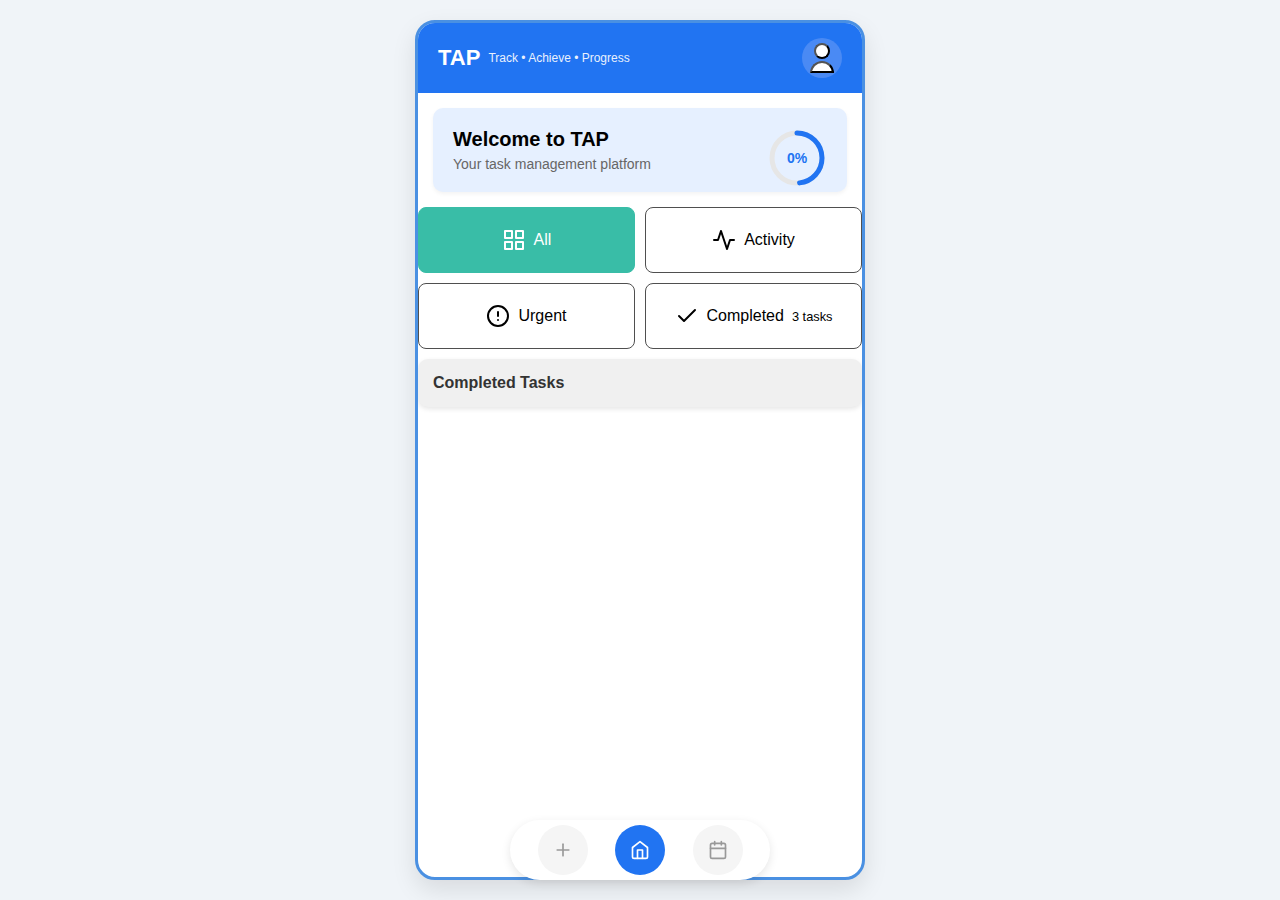
<file: index.html>
<!DOCTYPE html>
<html lang="en">
<head>
    <meta charset="UTF-8">
    <meta name="viewport" content="width=device-width, initial-scale=1.0">
    <title>TAP - Task Management</title>
    <link rel="stylesheet" href="style.css">
</head>
<body>
    <div class="container">
        <!-- Header -->
        <div class="header">
            <div class="logo">
                <div class="logo-text">TAP</div>
                <div class="logo-subtext">Track • Achieve • Progress</div>
            </div>
            <div class="profile-btn">
                <div class="profile-icon">
                    <button class="profile-head" onclick="window.location.href='profile.html'"></button>
                    <button class="profile-body" onclick="window.location.href='profile.html'"></button>
                </div>
            </div>
        </div>

        <!-- Welcome Block -->
        <div class="welcome-block" id="welcomeBlock">
            <div class="welcome-text">Welcome to TAP</div>
            <div class="welcome-subtext">Your task management platform</div>
            <div class="progress-circle">
                <svg height="60" width="60" viewBox="0 0 60 60">
                    <circle class="circle-bg" cx="30" cy="30" r="25" />
                    <circle class="circle-progress" cx="30" cy="30" r="25" stroke-dasharray="157" stroke-dashoffset="81.64" />
                </svg>
                <div class="progress-text" id="progressText">0%</div>
            </div>
        </div>

        <!-- Category Buttons -->
        <div class="category-buttons">
            <div class="category-button active" data-filter="All">
                <div class="category-button-icon">
                    <svg xmlns="http://www.w3.org/2000/svg" width="24" height="40" viewBox="0 0 24 24" fill="none" stroke="currentColor" stroke-width="2" stroke-linecap="round" stroke-linejoin="round">
                        <rect x="3" y="3" width="7" height="7"></rect>
                        <rect x="14" y="3" width="7" height="7"></rect>
                        <rect x="14" y="14" width="7" height="7"></rect>
                        <rect x="3" y="14" width="7" height="7"></rect>
                    </svg>
                </div>
                <div class="category-button-title">All</div>
            </div>

            <div class="category-button" data-filter="Activity">
                <div class="category-button-icon">
                    <svg xmlns="http://www.w3.org/2000/svg" width="24" height="40" viewBox="0 0 24 24" fill="none" stroke="currentColor" stroke-width="2" stroke-linecap="round" stroke-linejoin="round">
                        <polyline points="22 12 18 12 15 21 9 3 6 12 2 12"></polyline>
                    </svg>
                </div>
                <div class="category-button-title">Activity</div>
            </div>

            <div class="category-button" data-filter="Urgent">
                <div class="category-button-icon">
                    <svg xmlns="http://www.w3.org/2000/svg" width="24" height="40" viewBox="0 0 24 24" fill="none" stroke="currentColor" stroke-width="2" stroke-linecap="round" stroke-linejoin="round">
                        <circle cx="12" cy="12" r="10"></circle>
                        <line x1="12" y1="8" x2="12" y2="12"></line>
                        <line x1="12" y1="16" x2="12.01" y2="16"></line>
                    </svg>
                </div>
                <div class="category-button-title">Urgent</div>
            </div>

            <div class="category-button" data-filter="Completed">
                <div class="category-button-icon">
                    <svg xmlns="http://www.w3.org/2000/svg" width="24" height="40" viewBox="0 0 24 24" fill="none" stroke="currentColor" stroke-width="2" stroke-linecap="round" stroke-linejoin="round">
                        <polyline points="20 6 9 17 4 12"></polyline>
                    </svg>
                </div>
                <div class="category-button-title">Completed</div>
                <div class="category-button-count">3 tasks</div>
            </div>
        </div>

        <!-- Completed Tasks Section -->
        <div class="completed-tasks-section">
            <div class="completed-tasks-card">
                <div class="completed-tasks-text">Completed Tasks</div>
            </div>
            <div class="completed-tasks-box" id="completedTasksBox">
                <div class="completed-tasks-list" id="completedTasksList">
                    <!-- Completed tasks will be dynamically populated here -->
                </div>
            </div>
        </div>

        <!-- Expanded Task Panels -->
        <div class="expanded-panel" id="expandedPanel">
            <div class="panel-header">
                <div class="panel-title">All Tasks Overview</div>
                <button class="add-task-btn">
                    <!-- Add task button icon (currently commented out) -->
                </button>
            </div>
            <div class="close-btn" id="closePanel"></div>
            <div class="task-list">
                <!-- Tasks will be dynamically populated here -->
            </div>
        </div>

        <!-- Bottom Navigation -->
        <div class="bottom-nav">
            <div class="nav-item" onclick="window.location.href='addtask.html'">
                <svg xmlns="http://www.w3.org/2000/svg" width="20" height="20" viewBox="0 0 24 24" fill="none" stroke="currentColor" stroke-width="2" stroke-linecap="round" stroke-linejoin="round">
                    <line x1="12" y1="5" x2="12" y2="19"></line>
                    <line x1="5" y1="12" x2="19" y2="12"></line>
                </svg>
            </div>
            <div class="nav-item active">
                <svg xmlns="http://www.w3.org/2000/svg" width="20" height="20" viewBox="0 0 24 24" fill="none" stroke="currentColor" stroke-width="2" stroke-linecap="round" stroke-linejoin="round">
                    <path d="M3 9l9-7 9 7v11a2 2 0 0 1-2 2H5a2 2 0 0 1-2-2z"></path>
                    <polyline points="9 22 9 12 15 12 15 22"></polyline>
                </svg>
            </div>
            <div class="nav-item">
                <svg xmlns="http://www.w3.org/2000/svg" width="20" height="20" viewBox="0 0 24 24" fill="none" stroke="currentColor" stroke-width="2" stroke-linecap="round" stroke-linejoin="round">
                    <rect x="3" y="4" width="18" height="18" rx="2" ry="2"></rect>
                    <line x1="16" y1="2" x2="16" y2="6"></line>
                    <line x1="8" y1="2" x2="8" y2="6"></line>
                    <line x1="3" y1="10" x2="21" y2="10"></line>
                </svg>
            </div>
        </div>
    </div>
    <script>
document.addEventListener('DOMContentLoaded', function() {
    const categoryButtons = document.querySelectorAll('.category-button');
    const welcomeBlock = document.getElementById('welcomeBlock');
    const expandedPanel = document.getElementById('expandedPanel');
    const closePanel = document.getElementById('closePanel');
    const taskList = document.querySelector('.task-list');
    const completedTasksBox = document.getElementById('completedTasksBox');
    const completedTasksList = document.getElementById('completedTasksList');
    const progressText = document.getElementById('progressText');
    const progressCircle = document.querySelector('.circle-progress');

    // Update progress circle
    function updateProgressCircle(totalTasks, completedTasks) {
        if (totalTasks === 0) {
            progressText.textContent = '0%';
            progressCircle.style.strokeDashoffset = 157;
            return;
        }

        const percentage = Math.round((completedTasks / totalTasks) * 100);
        progressText.textContent = `${percentage}%`;
        
        // Calculate stroke dashoffset (157 is the circumference)
        const dashoffset = 157 * (1 - (completedTasks / totalTasks));
        progressCircle.style.strokeDashoffset = dashoffset;
    }

    // Task Status Toggle Function
    function toggleTaskStatus(taskId) {
        const checkbox = document.querySelector(`.checkbox[data-task-id="${taskId}"]`);
        const currentStatus = checkbox.classList.contains('checked') ? 'Active' : 'Completed';
        
        fetch(`http://localhost:5000/tasks/${taskId}/toggle-status`, {
            method: 'PATCH',
            headers: {
                'Content-Type': 'application/json',
            },
            body: JSON.stringify({ status: currentStatus })
        })
        .then(response => {
            if (!response.ok) {
                throw new Error('Failed to update task status');
            }
            return response.json();
        })
        .then(() => {
            // Toggle checkbox visual state
            checkbox.classList.toggle('checked');
            
            // Refresh tasks to update UI
            const activeFilter = document.querySelector('.category-button.active').dataset.filter;
            fetchTasks(activeFilter);
        })
        .catch(error => {
            console.error('Error:', error);
            alert('Unable to update task status. Please try again.');
        });
    }

    // Event delegation for checkbox clicks
    document.addEventListener('click', function(event) {
        if (event.target.classList.contains('checkbox')) {
            const taskId = event.target.dataset.taskId;
            toggleTaskStatus(taskId);
        }
    });

    // Close panel functionality
    closePanel.addEventListener('click', function() {
        welcomeBlock.classList.remove('active');
        expandedPanel.classList.remove('active');
        completedTasksBox.classList.remove('expanded');
    });

    // Fetch tasks from backend with optional filter
    function fetchTasks(filter = 'All') {
        fetch(`http://localhost:5000/getTasks?filter=${filter}`)
            .then(response => {
                if (!response.ok) {
                    throw new Error('Network response was not ok');
                }
                return response.json();
            })
            .then(tasks => {
                // Debug log to see task structure
                console.log('Fetched Tasks:', tasks);
                console.log('Current Filter:', filter);

                // Calculate total and completed tasks
                const totalTasks = tasks.length;
                const completedTasks = tasks.filter(task => task.status === 'Completed').length;
                
                // Update progress circle
                updateProgressCircle(totalTasks, completedTasks);

                // Filter tasks based on the selected category
                let filteredTasks = tasks;
                switch(filter) {
                    case 'All':
                        filteredTasks = tasks.filter(task => task.status !== 'Completed');
                        break;
                    case 'Activity':
                        // More robust filtering for Activity tasks
                        filteredTasks = tasks.filter(task => 
                            task.type && 
                            task.type.toLowerCase() === 'activity' && 
                            task.status !== 'Completed'
                        );
                        break;
                    case 'Urgent':
                        // Enhanced Urgent task filtering with detailed logging
                        filteredTasks = tasks.filter(task => {
                            // Log each task for debugging
                            console.log('Checking Urgent Task:', task);

                            // Exclude completed tasks
                            if (task.status === 'Completed') return false;

                            const now = new Date();

                            // Check if task has a date
                            if (task.date) {
                                const taskDate = new Date(task.date);
                                const today = new Date();
                                const tomorrow = new Date(today);
                                tomorrow.setDate(today.getDate() + 1);

                                // Consider tasks for today or tomorrow as urgent
                                if (
                                    taskDate.toDateString() === today.toDateString() || 
                                    taskDate.toDateString() === tomorrow.toDateString()
                                ) {
                                    console.log('Urgent Task Found (By Date):', task);
                                    return true;
                                }
                            }

                            // If task has a reminder time for daily tasks
                            if (task.isDaily && task.reminderTime) {
                                console.log('Daily Task with Reminder:', task);
                                return true;
                            }

                            // For tasks with specific time
                            if (task.date && task.time) {
                                const taskDateTime = new Date(`${task.date}T${task.time}`);
                                const timeDiff = taskDateTime - now;
                                const urgentTimeWindow = 4 * 60 * 60 * 1000; // 4 hours

                                if (timeDiff > 0 && timeDiff <= urgentTimeWindow) {
                                    console.log('Urgent Task Found (By Time):', task);
                                    return true;
                                }
                            }

                            return false;
                        });

                        // Optional: Sort urgent tasks by proximity to current time
                        filteredTasks.sort((a, b) => {
                            const getTaskTime = (task) => {
                                if (task.isDaily && task.reminderTime) {
                                    const [hours, minutes] = task.reminderTime.split(':').map(Number);
                                    const taskTime = new Date();
                                    taskTime.setHours(hours, minutes, 0, 0);
                                    return taskTime;
                                }
                                if (task.date && task.time) {
                                    return new Date(`${task.date}T${task.time}`);
                                }
                                return new Date(task.date);
                            };
                            
                            return getTaskTime(a) - getTaskTime(b);
                        });

                        console.log('Filtered Urgent Tasks:', filteredTasks);
                        break;
                    case 'Completed':
                        filteredTasks = tasks.filter(task => task.status === 'Completed');
                        break;
                }

                // Clear existing tasks
                taskList.innerHTML = '';
                completedTasksList.innerHTML = '';

                // Reset panels
                welcomeBlock.classList.remove('active');
                expandedPanel.classList.remove('active');

                // Populate task lists
                filteredTasks.forEach(task => {
                    // Determine due display based on daily or non-daily task
                    let dueDateClass = 'due-later';
                    let dueDateText = 'Later';
                    
                    if (task.isDaily) {
                        if (task.reminderTime) {
                            const formattedTime = new Date(`2000-01-01T${task.reminderTime}`).toLocaleTimeString('en-US', {
                                hour: 'numeric',
                                minute: '2-digit',
                                hour12: true
                            });
                            
                            dueDateText = formattedTime;
                            dueDateClass = 'due-daily';
                        }
                    } else {
                        if (task.date) {
                            const taskDate = new Date(task.date);
                            const today = new Date();
                            const tomorrow = new Date(today);
                            tomorrow.setDate(today.getDate() + 1);

                            if (taskDate.toDateString() === today.toDateString()) {
                                dueDateClass = 'due-today';
                                dueDateText = 'Today';
                            } else if (taskDate.toDateString() === tomorrow.toDateString()) {
                                dueDateClass = 'due-tomorrow';
                                dueDateText = 'Tomorrow';
                            } else {
                                dueDateText = taskDate.toLocaleDateString('en-US', { 
                                    month: 'short', 
                                    day: 'numeric' 
                                });
                            }
                        }
                    }

                    // Determine task type/time display
                    const taskTypeClass = task.isDaily ? 'daily-task' : 'scheduled-task';
                    const taskTypeText = task.isDaily ? 'Daily' : 'Scheduled';

                    // Create task item
                    const taskItem = document.createElement('div');
                    taskItem.classList.add('task-item');
                    taskItem.dataset.taskId = task.id;
                    taskItem.dataset.taskType = task.type;
                    taskItem.dataset.taskStatus = task.status;
                    taskItem.innerHTML = `
                        <div class="task-name">${task.name}</div>
                        <div class="task-category">${task.type}</div>
                        <div class="task-type-indicator ${taskTypeClass}">
                            ${taskTypeText}
                        </div>
                        <div class="due-date ${dueDateClass}">${dueDateText}</div>
                        <div class="checkbox ${task.status === 'Completed' ? 'checked' : ''}" data-task-id="${task.id}"></div>
                    `;

                    // Append to appropriate list based on task status
                    if (task.status === 'Completed') {
                        completedTasksList.appendChild(taskItem);
                    } else {
                        taskList.appendChild(taskItem);
                    }
                });

                // Update completed tasks count
                const completedTasksCount = tasks.filter(task => task.status === 'Completed').length;
                document.querySelector('.category-button[data-filter="Completed"] .category-button-count').textContent = `${completedTasksCount} tasks`;

                // Open expanded panel when tasks are populated
                if (filteredTasks.length > 0 && filter !== 'Completed') {
                    welcomeBlock.classList.add('active');
                    expandedPanel.classList.add('active');
                }

                // Special handling for Completed tasks
                if (filter === 'Completed') {
                    completedTasksBox.classList.add('expanded');
                } else {
                    completedTasksBox.classList.remove('expanded');
                }
            })
            .catch(error => {
                console.error('Error fetching tasks:', error);
                taskList.innerHTML = `
                    <div class="error-message">
                        Unable to load tasks. Please try again later.
                    </div>
                `;
            });
    }
    
    // Category Button Filtering
    categoryButtons.forEach(button => {
        button.addEventListener('click', function() {
            // Remove active class from all buttons
            categoryButtons.forEach(btn => btn.classList.remove('active'));
            
            // Add active class to clicked button
            this.classList.add('active');
            
            // Fetch tasks with selected filter
            const filter = this.dataset.filter;
            fetchTasks(filter);
        });
    });

    // Initial task fetch with 'All' filter
    fetchTasks('All');
});
    </script>
</body>
</html>
</file>
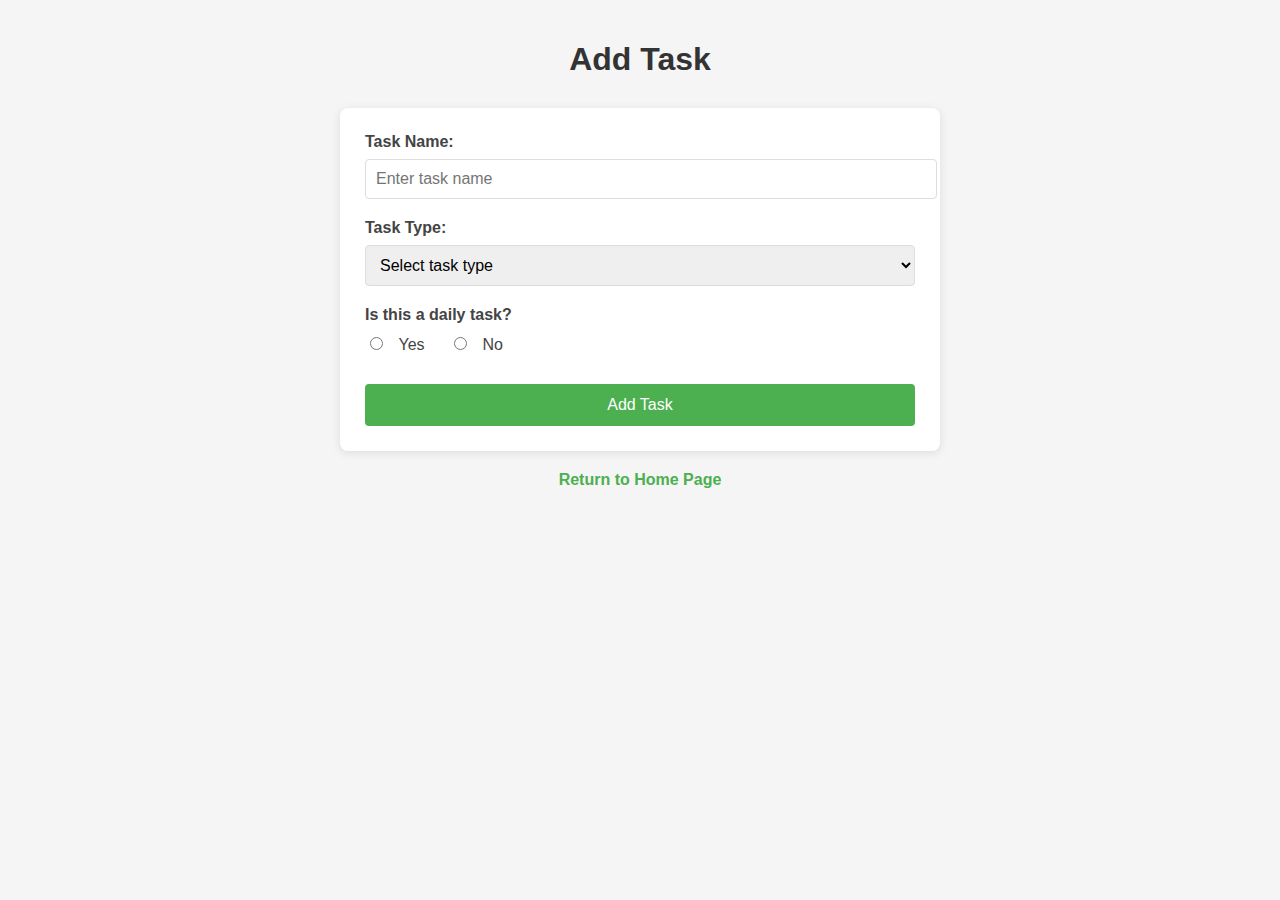
<file: addtask.html>
<!DOCTYPE html>
<html lang="en">
<head>
    <meta charset="UTF-8">
    <meta name="viewport" content="width=device-width, initial-scale=1.0">
    <title>Task Manager</title>
    <style>
        body {
            font-family: 'Segoe UI', Tahoma, Geneva, Verdana, sans-serif;
            max-width: 600px;
            margin: 0 auto;
            padding: 20px;
            background-color: #f5f5f5;
        }
        h1 {
            color: #333;
            text-align: center;
            margin-bottom: 30px;
        }
        .task-form {
            background-color: white;
            padding: 25px;
            border-radius: 8px;
            box-shadow: 0 2px 10px rgba(0, 0, 0, 0.1);
        }
        .form-group {
            margin-bottom: 20px;
        }
        label {
            display: block;
            margin-bottom: 8px;
            font-weight: 600;
            color: #444;
        }
        input[type="text"], select {
            width: 100%;
            padding: 10px;
            border: 1px solid #ddd;
            border-radius: 4px;
            font-size: 16px;
        }
        .radio-group {
            margin: 10px 0;
        }
        .radio-group label {
            font-weight: normal;
            display: inline;
            margin-left: 8px;
            margin-right: 20px;
        }
        button {
            background-color: #4CAF50;
            color: white;
            border: none;
            padding: 12px 20px;
            border-radius: 4px;
            cursor: pointer;
            font-size: 16px;
            width: 100%;
            margin-top: 10px;
        }
        button:hover {
            background-color: #45a049;
        }
        #daily-options, #non-daily-options {
            padding: 15px;
            background-color: #f9f9f9;
            border-radius: 4px;
            margin-top: 15px;
        }
        .hidden {
            display: none;
        }
        .home-link {
            text-align: center;
            margin-top: 20px;
        }
        .home-link a {
            color: #4CAF50;
            text-decoration: none;
            font-weight: 600;
        }
        .home-link a:hover {
            text-decoration: underline;
        }
    </style>
</head>
<body>
    <h1>Add Task</h1>
    <div class="task-form">
        <div class="form-group">
            <label for="taskName">Task Name:</label>
            <input type="text" id="taskName" placeholder="Enter task name">
        </div>

        <div class="form-group">
            <label for="taskType">Task Type:</label>
            <select id="taskType">
                <option value="" disabled selected>Select task type</option>
                <option value="work">Work</option>
                <option value="personal">Personal</option>
                <option value="occasional">Occasional</option>
                <option value="activity">Activity</option>
            </select>
        </div>

        <div class="form-group">
            <label>Is this a daily task?</label>
            <div class="radio-group">
                <input type="radio" id="dailyYes" name="isDaily" value="yes">
                <label for="dailyYes">Yes</label>
                <input type="radio" id="dailyNo" name="isDaily" value="no">
                <label for="dailyNo">No</label>
            </div>
        </div>

        <div id="daily-options" class="hidden">
            <div class="form-group">
                <label for="dailyTime">Daily Reminder Time:</label>
                <input type="time" id="dailyTime">
            </div>
        </div>

        <div id="non-daily-options" class="hidden">
            <div class="form-group">
                <label for="taskDate">Task Date:</label>
                <input type="date" id="taskDate">
            </div>
            <div class="form-group">
                <label for="taskTime">Task Time:</label>
                <input type="time" id="taskTime">
            </div>
        </div>

        <button type="button" id="addTaskBtn">Add Task</button>
    </div>
    
    <div class="home-link">
        <a href="mainpage.html">Return to Home Page</a>
    </div>

    <script>
document.addEventListener('DOMContentLoaded', function() {
    // DOM Element References
    const taskForm = document.querySelector('.task-form');
    const taskNameInput = document.getElementById('taskName');
    const taskTypeSelect = document.getElementById('taskType');
    const dailyRadioYes = document.getElementById('dailyYes');
    const dailyRadioNo = document.getElementById('dailyNo');
    const dailyOptions = document.getElementById('daily-options');
    const nonDailyOptions = document.getElementById('non-daily-options');
    const dailyTimeInput = document.getElementById('dailyTime');
    const taskDateInput = document.getElementById('taskDate');
    const taskTimeInput = document.getElementById('taskTime');
    const addTaskBtn = document.getElementById('addTaskBtn');

    // Validation Functions
    function validateInput(input, errorMessage) {
        const value = input.value.trim();
        if (!value) {
            showError(input, errorMessage);
            return false;
        }
        clearError(input);
        return true;
    }

    function validateTaskName() {
        return validateInput(
            taskNameInput, 
            'Please enter a task name'
        );
    }

    function validateTaskType() {
        return validateInput(
            taskTypeSelect, 
            'Please select a task type'
        );
    }

    function validateDailyStatus() {
        if (!dailyRadioYes.checked && !dailyRadioNo.checked) {
            showError(dailyRadioYes, 'Please select whether this is a daily task');
            return false;
        }
        clearError(dailyRadioYes);
        return true;
    }

    function validateDailyTask() {
        if (dailyRadioYes.checked) {
            return validateInput(
                dailyTimeInput, 
                'Please set a daily reminder time'
            );
        }
        return true;
    }

    function validateNonDailyTask() {
        if (dailyRadioNo.checked) {
            const dateValid = validateInput(
                taskDateInput, 
                'Please select a task date'
            );
            const timeValid = validateInput(
                taskTimeInput, 
                'Please select a task time'
            );
            return dateValid && timeValid;
        }
        return true;
    }

    // Error Handling Functions
    function showError(element, message) {
        // Remove any existing error
        clearError(element);
        
        // Create error message element
        const errorElement = document.createElement('div');
        errorElement.className = 'error-message';
        errorElement.style.color = 'red';
        errorElement.style.fontSize = '0.8em';
        errorElement.style.marginTop = '5px';
        errorElement.textContent = message;
        
        // Insert error message after the element
        element.parentNode.insertBefore(errorElement, element.nextSibling);
        
        // Highlight the input
        element.style.borderColor = 'red';
    }

    function clearError(element) {
        // Remove error styling
        element.style.borderColor = '';
        
        // Remove error message if it exists
        const errorSibling = element.nextElementSibling;
        if (errorSibling && errorSibling.classList.contains('error-message')) {
            errorSibling.remove();
        }
    }

    // Daily/Non-Daily Toggle
    dailyRadioYes.addEventListener('change', function() {
        if (this.checked) {
            dailyOptions.classList.remove('hidden');
            nonDailyOptions.classList.add('hidden');
            
            // Reset non-daily inputs
            taskDateInput.value = '';
            taskTimeInput.value = '';
        }
    });

    dailyRadioNo.addEventListener('change', function() {
        if (this.checked) {
            nonDailyOptions.classList.remove('hidden');
            dailyOptions.classList.add('hidden');
            
            // Reset daily inputs
            dailyTimeInput.value = '';
        }
    });

    // Task Submission Handler
    addTaskBtn.addEventListener('click', function() {
        // Validate all inputs
        const validations = [
            validateTaskName(),
            validateTaskType(),
            validateDailyStatus(),
            validateDailyTask(),
            validateNonDailyTask()
        ];

        // Check if all validations pass
        if (validations.includes(false)) {
            return;
        }

        // Prepare task details
        const taskDetails = {
            name: taskNameInput.value.trim(),
            type: taskTypeSelect.value,
            isDaily: dailyRadioYes.checked
        };

        // Add additional details based on task type
        if (taskDetails.isDaily) {
            taskDetails.reminderTime = dailyTimeInput.value;
        } else {
            taskDetails.date = taskDateInput.value;
            taskDetails.time = taskTimeInput.value;
        }

        // Detailed logging
        console.log('Sending Task Data:', taskDetails);

        // Send task to backend
        fetch('http://localhost:5000/addTask', {
            method: 'POST',
            headers: {
                'Content-Type': 'application/json'
            },
            body: JSON.stringify(taskDetails)
        })
        .then(response => {
            // Log full response details
            console.log('Response Status:', response.status);
            console.log('Response Headers:', Object.fromEntries(response.headers));

            // Check if response is ok
            if (!response.ok) {
                // Try to parse error response
                return response.json().then(errorData => {
                    throw new Error(errorData.message || 'Unknown server error');
                });
            }
            return response.json();
        })
        .then(data => {
            // Success handling
            console.log('Server Response:', data);
            alert(data.message || 'Task added successfully!');
            resetForm();
        })
        .catch(error => {
            // Comprehensive error handling
            console.error('Task Submission Error:', {
                message: error.message,
                name: error.name,
                stack: error.stack
            });
            alert(`Failed to add task: ${error.message}`);
        });
    });

    // Form Reset Function
    function resetForm() {
        // Reset input values
        taskNameInput.value = '';
        taskTypeSelect.selectedIndex = 0;
        dailyRadioYes.checked = false;
        dailyRadioNo.checked = false;
        dailyTimeInput.value = '';
        taskDateInput.value = '';
        taskTimeInput.value = '';

        // Hide options sections
        dailyOptions.classList.add('hidden');
        nonDailyOptions.classList.add('hidden');

        // Clear any existing errors
        [
            taskNameInput, 
            taskTypeSelect, 
            dailyRadioYes, 
            dailyTimeInput, 
            taskDateInput, 
            taskTimeInput
        ].forEach(clearError);
    }
});
    </script>
</body>
</html>
</file>
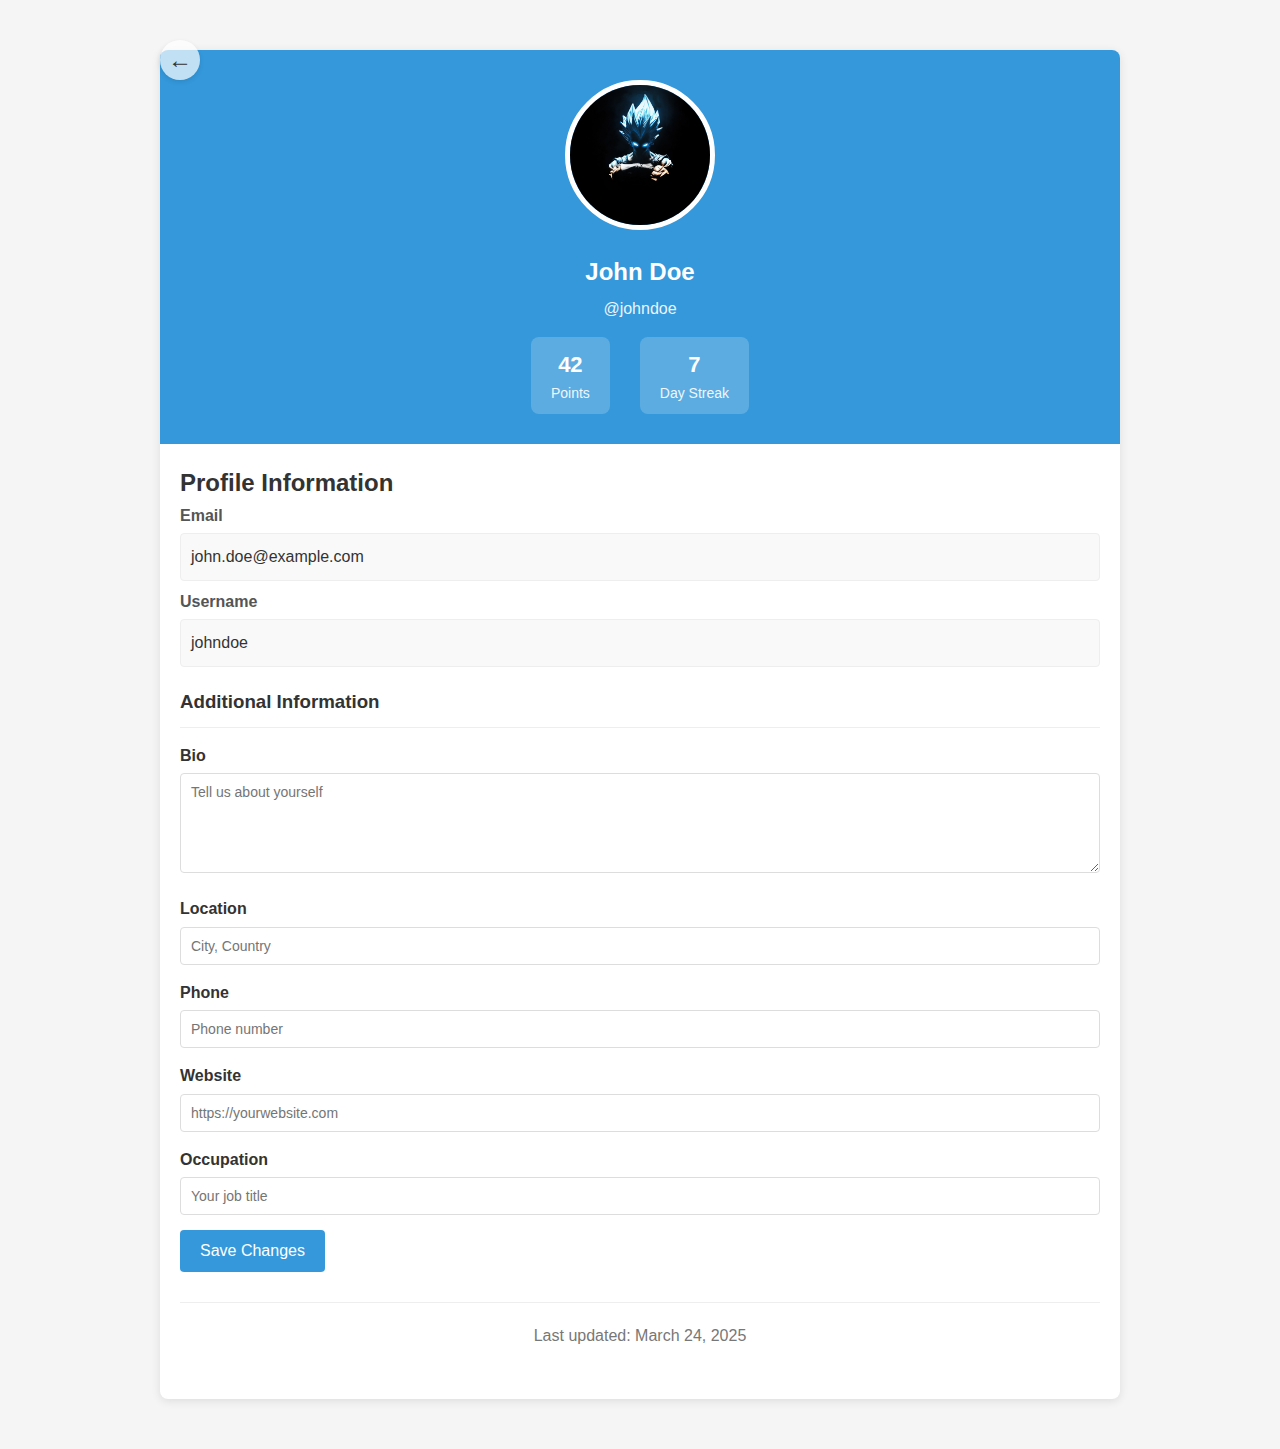
<file: profile.html>
<!DOCTYPE html>
<html lang="en">
<head>
  <meta charset="UTF-8">
  <meta name="viewport" content="width=device-width, initial-scale=1.0">
  <title>User Profile</title>
  <style>
    * {
      margin: 0;
      padding: 0;
      box-sizing: border-box;
      font-family: 'Segoe UI', Tahoma, Geneva, Verdana, sans-serif;
    }
    
    body {
      background-color: #f5f5f5;
      color: #333;
      line-height: 1.6;
    }
    
    .container {
      max-width: 1000px;
      margin: 30px auto;
      padding: 20px;
      position: relative;
    }
    
    .back-arrow {
      position: absolute;
      top: 10px;
      left: 20px;
      font-size: 24px;
      text-decoration: none;
      color: #333;
      background-color: rgba(255, 255, 255, 0.7);
      width: 40px;
      height: 40px;
      border-radius: 50%;
      display: flex;
      align-items: center;
      justify-content: center;
      box-shadow: 0 2px 5px rgba(0, 0, 0, 0.1);
      z-index: 10;
      transition: transform 0.2s, background-color 0.3s;
    }
    
    .back-arrow:hover {
      transform: scale(1.1);
      background-color: white;
    }
    
    .profile-card {
      background-color: white;
      border-radius: 8px;
      box-shadow: 0 2px 10px rgba(0, 0, 0, 0.1);
      overflow: hidden;
    }
    
    .profile-header {
      background-color: #3498db;
      color: white;
      padding: 30px 20px;
      text-align: center;
      position: relative;
    }
    
    .profile-img {
      width: 150px;
      height: 150px;
      border-radius: 50%;
      border: 5px solid white;
      margin: 0 auto 15px;
      object-fit: cover;
      background-color: #e1e1e1;
    }
    
    .profile-name {
      font-size: 24px;
      margin-bottom: 5px;
    }
    
    .profile-username {
      font-size: 16px;
      opacity: 0.9;
    }
    
    .profile-stats {
      display: flex;
      justify-content: center;
      margin-top: 15px;
      gap: 30px;
    }
    
    .stat-item {
      text-align: center;
      background-color: rgba(255, 255, 255, 0.2);
      border-radius: 8px;
      padding: 10px 20px;
    }
    
    .stat-value {
      font-size: 22px;
      font-weight: bold;
    }
    
    .stat-label {
      font-size: 14px;
      opacity: 0.9;
    }
    
    .profile-content {
      padding: 20px;
    }
    
    .profile-info {
      margin-bottom: 30px;
    }
    
    .info-group {
      margin-bottom: 20px;
    }
    
    .info-label {
      display: block;
      font-weight: bold;
      margin-bottom: 5px;
      color: #555;
    }
    
    .info-value {
      display: block;
      margin-bottom: 8px;
      padding: 10px;
      background-color: #f9f9f9;
      border-radius: 4px;
      border: 1px solid #eee;
    }
    
    .edit-form h3 {
      margin-bottom: 15px;
      border-bottom: 1px solid #eee;
      padding-bottom: 10px;
    }
    
    .form-group {
      margin-bottom: 15px;
    }
    
    .form-label {
      display: block;
      font-weight: bold;
      margin-bottom: 5px;
    }
    
    .form-input {
      width: 100%;
      padding: 10px;
      border: 1px solid #ddd;
      border-radius: 4px;
      font-size: 14px;
    }
    
    .form-textarea {
      width: 100%;
      padding: 10px;
      border: 1px solid #ddd;
      border-radius: 4px;
      height: 100px;
      resize: vertical;
      font-size: 14px;
    }
    
    .btn {
      background-color: #3498db;
      color: white;
      border: none;
      padding: 12px 20px;
      border-radius: 4px;
      cursor: pointer;
      font-size: 16px;
      transition: background-color 0.3s;
    }
    
    .btn:hover {
      background-color: #2980b9;
    }
    
    .footer {
      text-align: center;
      padding-top: 20px;
      margin-top: 30px;
      border-top: 1px solid #eee;
      color: #777;
    }
    
    .streak-container {
      margin-top: 20px;
      background-color: #f9f9f9;
      border-radius: 8px;
      padding: 15px;
      border: 1px solid #eee;
    }
    
    .streak-header {
      display: flex;
      justify-content: space-between;
      align-items: center;
      margin-bottom: 10px;
    }
    
    .streak-title {
      font-weight: bold;
      color: #555;
    }
    
    .streak-days {
      display: flex;
      justify-content: space-between;
    }
    
    .day {
      height: 30px;
      width: 30px;
      border-radius: 50%;
      background-color: #e0e0e0;
      display: flex;
      align-items: center;
      justify-content: center;
      font-size: 12px;
      font-weight: bold;
    }
    
    .day.active {
      background-color: #3498db;
      color: white;
    }
    
    @media (max-width: 768px) {
      .container {
        padding: 10px;
      }
      
      .profile-header {
        padding: 20px 10px;
      }
      
      .profile-img {
        width: 100px;
        height: 100px;
      }
      
      .profile-stats {
        flex-direction: column;
        gap: 10px;
      }
      
      .stat-item {
        width: 80%;
        margin: 0 auto;
      }
      
      .back-arrow {
        top: 10px;
        left: 10px;
      }
    }
  </style>
</head>
<body>
  <div class="container">
    <!-- Back arrow -->
    <a href="mainpage.html" class="back-arrow">←</a>
    
    <div class="profile-card">
      <div class="profile-header">
        <img src="Goku.jpg" alt="Profile Image" class="profile-img">
        <h1 class="profile-name">John Doe</h1>
        <div class="profile-username">@johndoe</div>
        
        <!-- Added Stats Section -->
        <div class="profile-stats">
          <div class="stat-item">
            <div class="stat-value">42</div>
            <div class="stat-label">Points</div>
          </div>
          <div class="stat-item">
            <div class="stat-value">7</div>
            <div class="stat-label">Day Streak</div>
          </div>
        </div>
      </div>
      
      <div class="profile-content">
        <div class="profile-info">
          <h2>Profile Information</h2>
          <div class="info-group">
            <span class="info-label">Email</span>
            <span class="info-value">john.doe@example.com</span>
            
            <span class="info-label">Username</span>
            <span class="info-value">johndoe</span>
          </div>
        
        <div class="edit-form">
          <h3>Additional Information</h3>
          <form>
            <div class="form-group">
              <label for="bio" class="form-label">Bio</label>
              <textarea id="bio" class="form-textarea" placeholder="Tell us about yourself"></textarea>
            </div>
            
            <div class="form-group">
              <label for="location" class="form-label">Location</label>
              <input type="text" id="location" class="form-input" placeholder="City, Country">
            </div>
            
            <div class="form-group">
              <label for="phone" class="form-label">Phone</label>
              <input type="tel" id="phone" class="form-input" placeholder="Phone number">
            </div>
            
            <div class="form-group">
              <label for="website" class="form-label">Website</label>
              <input type="url" id="website" class="form-input" placeholder="https://yourwebsite.com">
            </div>
            
            <div class="form-group">
              <label for="occupation" class="form-label">Occupation</label>
              <input type="text" id="occupation" class="form-input" placeholder="Your job title">
            </div>
            
            <button type="submit" class="btn">Save Changes</button>
          </form>
        </div>
        
        <div class="footer">
          <p>Last updated: March 24, 2025</p>
        </div>
      </div>
    </div>
  </div>
</body>
</html>
</file>
<file: style.css>
* {
    margin: 0;
    padding: 0;
    box-sizing: border-box;
    font-family: 'Arial', sans-serif;
}

body {
    margin: 0;
    padding: 20px;
    background-color: #f0f4f8;
    display: flex;
    justify-content: center;
    align-items: center;
    height: 100vh;
    font-family: Arial, sans-serif;
}

.container {
    background-color: white;
    border-radius: 20px;
    box-shadow: 0 10px 25px rgba(0, 0, 0, 0.1);
    border: 3px solid #4a90e2;
    max-width: 450px;
    width: 100%;
    height: 100%;
    position: relative;
    overflow: hidden;
    padding-bottom: 70px; /* Adjust for bottom nav */
}


/* Header styles */
.header {
    background-color: #2174f2;
    color: white;
    padding: 15px 20px;
    display: flex;
    justify-content: space-between;
    align-items: center;
    position: sticky;
    top: 0;
    z-index: 10;
}

.logo {
    display: flex;
    align-items: center;
}

.logo-text {
    font-weight: bold;
    font-size: 22px;
    margin-right: 8px;
}

.logo-subtext {
    font-size: 12px;
    opacity: 0.9;
}

.profile-btn {
    width: 40px;
    height: 40px;
    border-radius: 50%;
    background-color: #4a8af4;
    display: flex;
    justify-content: center;
    align-items: center;
    color: white;
    cursor: pointer;
    position: relative;
}

.profile-icon {
    display: flex;
    flex-direction: column;
    align-items: center;
}

.profile-head {
    width: 16px;
    height: 16px;
    border-radius: 50%;
    background-color: white;
    margin-bottom: 2px;
}

.profile-body {
    width: 24px;
    height: 12px;
    border-radius: 12px 12px 0 0;
    background-color: white;
}

/* Welcome block styles */
.welcome-block {
    background-color: #e6f0ff;
    border-radius: 10px;
    margin: 15px;
    padding: 20px;
    position: relative;
    cursor: pointer;
    box-shadow: 0 2px 4px rgba(0,0,0,0.05);
}

.welcome-text {
    font-size: 20px;
    font-weight: bold;
    margin-bottom: 5px;
}

.welcome-subtext {
    color: #666;
    font-size: 14px;
}

.progress-circle {
    position: absolute;
    top: 20px;
    right: 20px;
    width: 60px;
    height: 60px;
    display: flex;
    justify-content: center;
    align-items: center;
}

.circle-bg {
    fill: none;
    stroke: #e6e6e6;
    stroke-width: 5;
}

.circle-progress {
    fill: none;
    stroke: #2174f2;
    stroke-width: 5;
    stroke-linecap: round;
    transform: rotate(-90deg);
    transform-origin: 50% 50%;
    transition: stroke-dashoffset 0.3s;
}

.progress-text {
    position: absolute;
    font-weight: bold;
    color: #2174f2;
    font-size: 14px;
}

.expand-hint {
    position: absolute;
    bottom: 5px;
    right: 10px;
    font-size: 10px;
    color: #666;
}

/* Search bar styles */
.search-bar {
    margin: 15px;
    position: relative;
}

.search-input {
    width: 100%;
    padding: 12px 15px 12px 40px;
    border: 1px solid #ddd;
    border-radius: 20px;
    background-color: white;
    font-size: 14px;
    color: #333;
}

.search-icon {
    position: absolute;
    left: 15px;
    top: 50%;
    transform: translateY(-50%);
    color: #999;
    font-size: 18px;
}

/* Category tabs styles */
.category-tabs {
    display: flex;
    background-color: white;
    margin: 15px 15px 5px;
    border-radius: 8px;
    overflow: hidden;
}

.tab {
    flex: 1;
    text-align: center;
    padding: 15px 0;
    font-size: 14px;
    cursor: pointer;
    transition: all 0.3s;
}

.tab.active {
    background-color: #2174f2;
    color: white;
    font-weight: bold;
}

/* Task category cards styles */
.task-grid {
    display: grid;
    grid-template-columns: 1fr 1fr;
    gap: 15px;
    padding: 5px 15px 15px;
}

.task-card {
    background-color: white;
    border-radius: 10px;
    padding: 20px;
    box-shadow: 0 2px 4px rgba(0,0,0,0.05);
    position: relative;
    min-height: 140px;
}

.task-icon {
    width: 40px;
    height: 40px;
    border-radius: 8px;
    display: flex;
    justify-content: center;
    align-items: center;
    color: white;
    position: absolute;
    top: 20px;
    left: 20px;
}

.task-info {
    margin-left: 50px;
    margin-bottom: 30px;
}

.task-title {
    font-size: 16px;
    font-weight: bold;
    margin-bottom: 5px;
}

.task-count {
    font-size: 14px;
    color: #666;
}

.progress-bar {
    height: 10px;
    background-color: #e6e6e6;
    border-radius: 5px;
    overflow: hidden;
    position: relative;
    margin-top: 20px;
}

.progress-fill {
    height: 100%;
    border-radius: 5px;
}

.progress-percent {
    position: absolute;
    right: 0;
    bottom: -20px;
    font-weight: bold;
    font-size: 14px;
}

/* Icon colors */
.icon-work {
    background-color: #2174f2;
}

.icon-emails {
    background-color: #ff9f43;
}

.icon-personal {
    background-color: #ff6b81;
}

.icon-urgent {
    background-color: #1abc9c;
}

/* Bottom navigation styles */
.bottom-nav {
    position: fixed;
    bottom: 20px;
    left: 50%;
    transform: translateX(-50%);
    background-color: white;
    width: 260px;
    height: 60px;
    border-radius: 30px;
    display: flex;
    justify-content: space-evenly;
    align-items: center;
    box-shadow: 0 3px 10px rgba(0,0,0,0.1);
}

.nav-item {
    width: 50px;
    height: 50px;
    border-radius: 50%;
    display: flex;
    justify-content: center;
    align-items: center;
    cursor: pointer;
}

.nav-item.active {
    background-color: #2174f2;
    color: white;
}

.nav-item:not(.active) {
    background-color: #f5f5f5;
    color: #999;
}

/* Expanded task panel styles (initially hidden) */
.expanded-panel {
    position: absolute;
    top: 185px;
    left: 15px;
    right: 15px;
    background-color: white;
    border-radius: 10px;
    border: 2px solid #2174f2;
    padding: 20px;
    z-index: 5;
    box-shadow: 0 5px 15px rgba(0,0,0,0.1);
    display: none; /* Hidden by default */
}

.panel-header {
    display: flex;
    justify-content: space-between;
    align-items: center;
    margin-bottom: 20px;
}

.panel-title {
    font-size: 16px;
    font-weight: bold;
    color: #2174f2;
}

.add-task-btn {
    background-color: #2174f2;
    color: white;
    border: none;
    border-radius: 15px;
    padding: 8px 15px;
    font-size: 12px;
    display: flex;
    align-items: center;
    cursor: pointer;
}

.add-task-btn span {
    margin-left: 5px;
}

.close-btn {
    position: absolute;
    top: 15px;
    right: 15px;
    width: 20px;
    height: 20px;
    border-radius: 50%;
    background-color: #f5f5f5;
    display: flex;
    justify-content: center;
    align-items: center;
    cursor: pointer;
}

.close-btn::before,
.close-btn::after {
    content: '';
    position: absolute;
    width: 10px;
    height: 2px;
    background-color: #666;
}

.close-btn::before {
    transform: rotate(45deg);
}

.close-btn::after {
    transform: rotate(-45deg);
}

.task-list {
    background-color: white;
    border-radius: 8px;
    box-shadow: 0 2px 10px rgba(0,0,0,0.1);
}

.task-item {
    display: flex;
    align-items: center;
    padding: 15px;
    border-bottom: 1px solid #eee;
}
.task-item.completed {
    opacity: 0.5;
    text-decoration: line-through;
}

.checkbox.checked {
    background-color: #4CAF50;
    /* Add your checkmark or completion indicator */
}

.task-name {
    flex-grow: 1;
    font-weight: 500;
}

.task-category {
    margin-right: 10px;
    color: #666;
    font-size: 0.8em;
    background-color: #f0f0f0;
    padding: 3px 8px;
    border-radius: 4px;
}

.task-type-indicator {
    margin-right: 10px;
    font-size: 0.7em;
    padding: 2px 6px;
    border-radius: 4px;
}

.daily-task {
    background-color: #e6f3ff;
    color: #0073e6;
}

.scheduled-task {
    background-color: #f0f0f0;
    color: #666;
}

.due-date {
    margin-right: 10px;
    font-size: 0.9em;
}

.due-today { color: green; }
.due-tomorrow { color: orange; }
.due-later { color: gray; }
.due-daily { color: #4CAF50; }

.checkbox {
    width: 20px;
    height: 20px;
    border: 2px solid #4CAF50;
    border-radius: 4px;
    cursor: pointer;
}

.checkbox.checked {
    background-color: #4CAF50;
    position: relative;
}

.checkbox.checked::after {
    content: '✓';
    color: white;
    position: absolute;
    top: 50%;
    left: 50%;
    transform: translate(-50%, -50%);
}

.sort-options {
    display: flex;
    align-items: center;
}

.sort-label {
    font-size: 12px;
    color: #666;
    margin-right: 10px;
}

.sort-pills {
    display: flex;
}

.sort-pill {
    padding: 5px 15px;
    border-radius: 12px;
    font-size: 10px;
    margin-right: 10px;
    cursor: pointer;
}

.sort-pill.active {
    background-color: #e6f0ff;
    border: 1px solid #2174f2;
    color: #2174f2;
}

.sort-pill:not(.active) {
    background-color: white;
    border: 1px solid #ddd;
    color: #666;
}

/* Show expanded panel when welcome block is clicked */
.welcome-block.active + .expanded-panel {
    display: block;
}
.welcome-block.active {
    display: none;
}

.expanded-panel {
    display: none;
}

.expanded-panel.active {
    display: block;
}

.task-item {
    display: flex;
    justify-content: space-between;
    align-items: center;
    padding: 10px;
    border-bottom: 1px solid #eee;
}

.task-details {
    flex-grow: 1;
}

.task-name {
    font-weight: bold;
}

.task-category {
    color: #666;
    font-size: 0.8em;
}

.task-time-date {
    color: #999;
    font-size: 0.8em;
}

.checkbox {
    width: 20px;
    height: 20px;
    border: 2px solid #ccc;
    border-radius: 4px;
    cursor: pointer;
}

.checkbox.checked {
    background-color: #4CAF50;
    border-color: #4CAF50;
}
/* Existing CSS from the previous document */

/* Additional styles for category buttons */
.category-buttons {
    display: grid;
    grid-template-columns: 1fr 1fr;
    gap: 10px;
    margin-top: 15px;
  }
  
  .category-button {
    display: flex;
    align-items: center;
    justify-content: center;
    padding: 12px;
    border: 1px solid #4f4f4f;
    border-radius: 8px;
    transition: all 0.2s ease-in;
    position: relative;
    overflow: hidden;
    cursor: pointer;
    z-index: 1;
  }
  
  .category-button:before {
    content: "";
    position: absolute;
    left: 50%;
    transform: translateX(-50%) scaleY(1) scaleX(1.25);
    top: 100%;
    width: 140%;
    height: 180%;
    background-color: rgba(0, 0, 0, 0.05);
    border-radius: 50%;
    display: block;
    transition: all 0.5s 0.1s cubic-bezier(0.55, 0, 0.1, 1);
    z-index: -1;
  }
  
  .category-button:after {
    content: "";
    position: absolute;
    left: 55%;
    transform: translateX(-50%) scaleY(1) scaleX(1.45);
    top: 180%;
    width: 160%;
    height: 190%;
    background-color: #39bda7;
    border-radius: 50%;
    display: block;
    transition: all 0.5s 0.1s cubic-bezier(0.55, 0, 0.1, 1);
    z-index: -1;
  }
  
  .category-button:hover {
    color: #ffffff;
    border: 1px solid #39bda7;
  }
  
  .category-button:hover:before {
    top: -35%;
    background-color: #39bda7;
    transform: translateX(-50%) scaleY(1.3) scaleX(0.8);
  }
  
  .category-button:hover:after {
    top: -45%;
    background-color: #39bda7;
    transform: translateX(-50%) scaleY(1.3) scaleX(0.8);
  }
  
  .category-button.active {
    color: #ffffff;
    border: 1px solid #39bda7;
    background-color: #39bda7;
  }
  
  .category-button-icon {
    display: flex;
    align-items: center;
    justify-content: center;
    margin-right: 8px;
  }
  
  .category-button-icon svg {
    stroke: currentColor;
    width: 24px;
    height: px;
  }
  
  .category-button-title {
    display: flex;
    align-items: center;
  }
  
  .category-button-count {
    margin-left: 8px;
    font-size: 0.8em;
  }
.completed-tasks-card {
    background-color: #f0f0f0;
    border-radius: 10px;
    padding: 15px;
    margin: 10px 0;
    display: flex;
    justify-content: space-between;
    align-items: center;
    box-shadow: 0 2px 5px rgba(0,0,0,0.1);
}

.completed-tasks-card .view-tasks-btn {
    background-color: #4CAF50;
    color: white;
    border: none;
    padding: 8px 15px;
    border-radius: 5px;
    cursor: pointer;
    transition: background-color 0.3s ease;
}

.completed-tasks-card .view-tasks-btn:hover {
    background-color: #45a049;
}

.completed-tasks-card .completed-tasks-text {
    font-weight: bold;
    color: #333;
}
.completed-tasks-section .completed-tasks-box {
    display: none;
    max-height: 0;
    overflow: hidden;
    transition: max-height 0.3s ease, display 0.3s ease;
}

.completed-tasks-section .completed-tasks-box.expanded {
    display: block;
    max-height: 500px; /* Adjust as needed */
    overflow-y: auto;
}

.completed-tasks-card {
    background-color: #f0f0f0;
    border-radius: 10px;
    padding: 15px;
    margin: 10px 0;
    display: flex;
    justify-content: space-between;
    align-items: center;
    box-shadow: 0 2px 5px rgba(0,0,0,0.1);
}

.completed-tasks-card .view-tasks-btn {
    background-color: #4CAF50;
    color: white;
    border: none;
    padding: 8px 15px;
    border-radius: 5px;
    cursor: pointer;
    transition: background-color 0.3s ease;
}

.completed-tasks-card .view-tasks-btn:hover {
    background-color: #45a049;
}

.completed-tasks-card .completed-tasks-text {
    font-weight: bold;
    color: #333;
}
</file>
